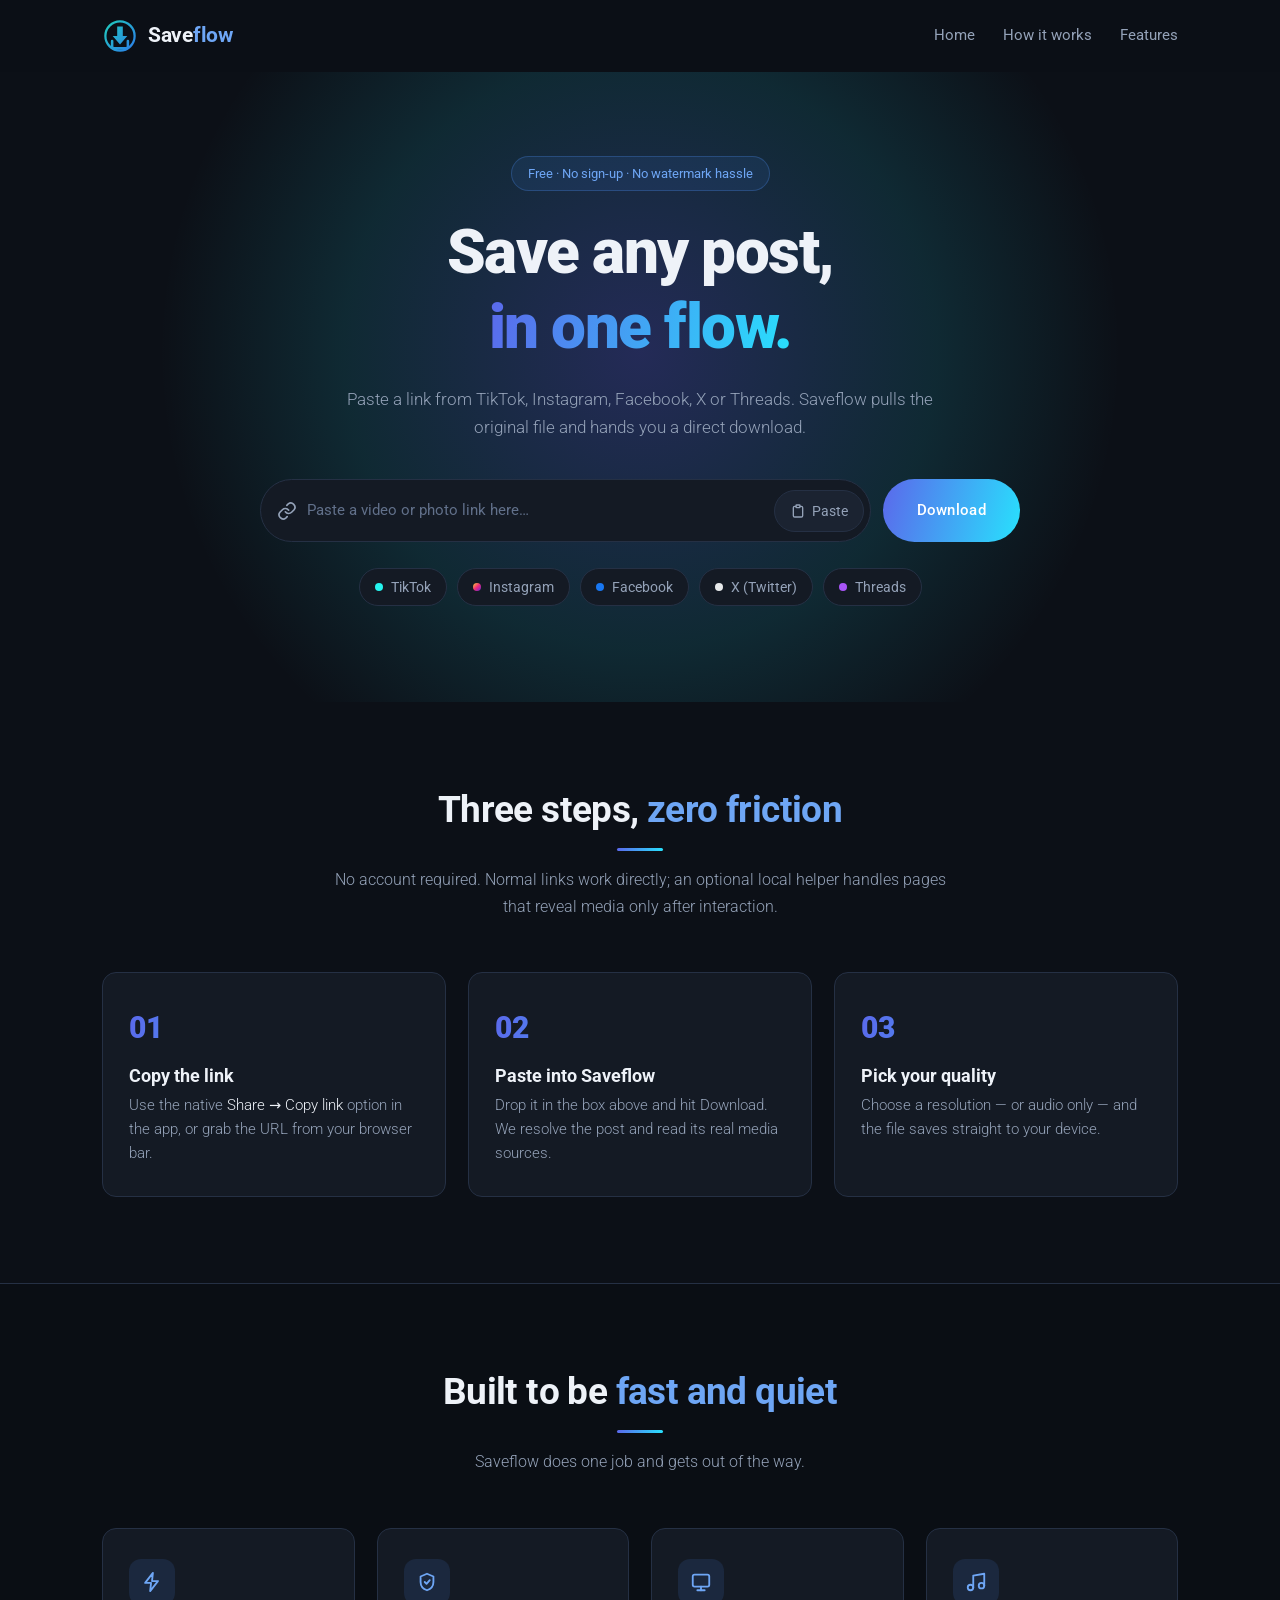
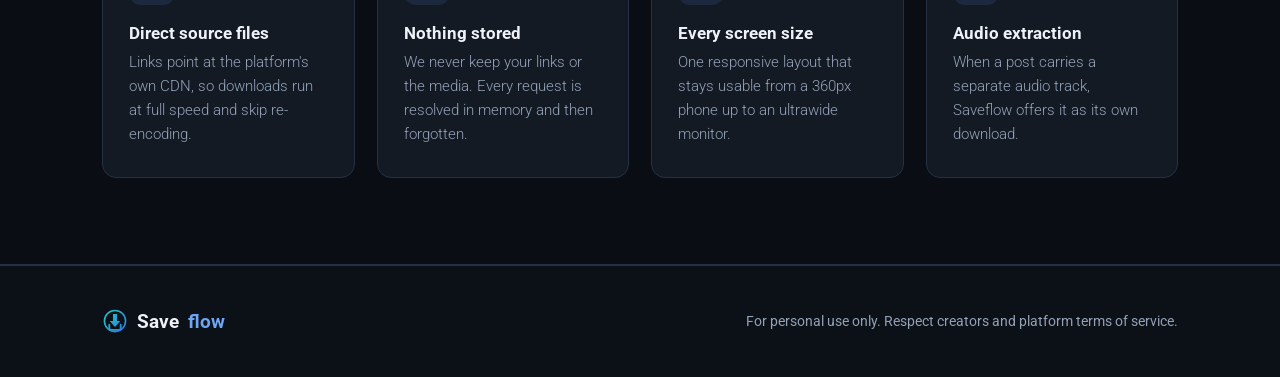
<file: docs/index.html>
<!DOCTYPE html>
<html lang="en">
<head>
  <meta charset="UTF-8" />
  <meta name="viewport" content="width=device-width, initial-scale=1.0" />
  <title>Saveflow — Download video from TikTok, Instagram, Facebook, X &amp; Threads</title>
  <meta name="description" content="Saveflow extracts direct download links for videos and photos from TikTok, Instagram, Facebook, X (Twitter) and Threads. No watermark hassle, no sign-up." />

  <!-- Roboto matches the reference design's typographic feel. -->
  <link rel="preconnect" href="https://fonts.googleapis.com" />
  <link rel="preconnect" href="https://fonts.gstatic.com" crossorigin />
  <link href="https://fonts.googleapis.com/css2?family=Roboto:wght@300;400;500;700;900&display=swap" rel="stylesheet" />

  <link rel="stylesheet" href="style.css?v=browser-helper" />
  <link rel="icon" type="image/svg+xml" href="assets/logo.svg" />
</head>
<body>

  <!-- ============ HEADER ============ -->
  <header class="site-header" id="siteHeader">
    <div class="container header-inner">
      <a class="brand" href="#top">
        <img class="brand-mark" src="assets/logo.svg" width="36" height="36" alt="" />
        <span class="brand-text">Save<em>flow</em></span>
      </a>

      <nav class="site-nav" id="siteNav">
        <a href="#top">Home</a>
        <a href="#how">How it works</a>
        <a href="#features">Features</a>
      </nav>

      <button class="nav-toggle" id="navToggle" aria-label="Toggle navigation" aria-expanded="false">
        <span></span><span></span><span></span>
      </button>
    </div>
  </header>

  <main id="top">

    <!-- ============ HERO + DOWNLOADER ============ -->
    <section class="hero">
      <div class="hero-glow" aria-hidden="true"></div>
      <div class="container hero-inner">

        <span class="pill-tag">Free · No sign-up · No watermark hassle</span>

        <h1 class="hero-title">
          Save any post,<br />
          <em>in one flow.</em>
        </h1>

        <p class="hero-sub">
          Paste a link from TikTok, Instagram, Facebook, X or Threads.
          Saveflow pulls the original file and hands you a direct download.
        </p>

        <!-- Downloader form -->
        <form class="downloader" id="downloadForm" autocomplete="off">
          <div class="input-shell">
            <span class="input-icon" aria-hidden="true">
              <svg viewBox="0 0 24 24" width="20" height="20" fill="none" stroke="currentColor" stroke-width="2" stroke-linecap="round">
                <path d="M10 13a5 5 0 0 0 7.5.5l3-3a5 5 0 0 0-7-7l-1.7 1.7" />
                <path d="M14 11a5 5 0 0 0-7.5-.5l-3 3a5 5 0 0 0 7 7l1.7-1.7" />
              </svg>
            </span>

            <input
              type="text"
              id="urlInput"
              name="url"
              placeholder="Paste a video or photo link here…"
              aria-label="Media URL"
              spellcheck="false"
            />

            <button type="button" class="paste-btn" id="pasteBtn" title="Paste from clipboard">
              <svg viewBox="0 0 24 24" width="16" height="16" fill="none" stroke="currentColor" stroke-width="2" stroke-linecap="round" stroke-linejoin="round">
                <rect x="9" y="3" width="6" height="4" rx="1" />
                <path d="M9 5H7a2 2 0 0 0-2 2v12a2 2 0 0 0 2 2h10a2 2 0 0 0 2-2V7a2 2 0 0 0-2-2h-2" />
              </svg>
              <span>Paste</span>
            </button>
          </div>

          <button type="submit" class="btn-gradient" id="submitBtn">
            <span class="btn-label">Download</span>
          </button>
        </form>

        <!-- Supported platform badges -->
        <ul class="platforms" aria-label="Supported platforms">
          <li><span class="dot dot-tiktok"></span>TikTok</li>
          <li><span class="dot dot-instagram"></span>Instagram</li>
          <li><span class="dot dot-facebook"></span>Facebook</li>
          <li><span class="dot dot-x"></span>X (Twitter)</li>
          <li><span class="dot dot-threads"></span>Threads</li>
        </ul>

        <!-- Error banner (populated by script.js) -->
        <div class="alert" id="errorAlert" role="alert" hidden>
          <svg viewBox="0 0 24 24" width="18" height="18" fill="none" stroke="currentColor" stroke-width="2" stroke-linecap="round">
            <circle cx="12" cy="12" r="9" /><path d="M12 8v5" /><path d="M12 16.5v.01" />
          </svg>
          <p id="errorText"></p>
          <button type="button" class="alert-close" id="errorClose" aria-label="Dismiss">&times;</button>
        </div>

        <!-- Loading skeleton -->
        <div class="skeleton" id="loadingState" hidden aria-live="polite">
          <div class="spinner" aria-hidden="true"></div>
          <div class="skeleton-body">
            <div class="skeleton-thumb shimmer"></div>
            <div class="skeleton-lines">
              <div class="shimmer line w70"></div>
              <div class="shimmer line w40"></div>
              <div class="shimmer line w55"></div>
            </div>
          </div>
          <p class="skeleton-note">Fetching media… this can take a few seconds.</p>
        </div>

        <!-- Results (cards injected by script.js) -->
        <div class="results" id="results" hidden></div>

      </div>
    </section>

    <!-- ============ HOW IT WORKS ============ -->
    <section class="section" id="how">
      <div class="container">
        <div class="section-heading">
          <h2>Three steps, <em>zero friction</em></h2>
          <span class="heading-rule" aria-hidden="true"></span>
          <p>No account required. Normal links work directly; an optional local helper handles pages that reveal media only after interaction.</p>
        </div>

        <ol class="steps">
          <li>
            <span class="step-num">01</span>
            <h3>Copy the link</h3>
            <p>Use the native <em>Share → Copy link</em> option in the app, or grab the URL from your browser bar.</p>
          </li>
          <li>
            <span class="step-num">02</span>
            <h3>Paste into Saveflow</h3>
            <p>Drop it in the box above and hit Download. We resolve the post and read its real media sources.</p>
          </li>
          <li>
            <span class="step-num">03</span>
            <h3>Pick your quality</h3>
            <p>Choose a resolution — or audio only — and the file saves straight to your device.</p>
          </li>
        </ol>
      </div>
    </section>

    <!-- ============ FEATURES ============ -->
    <section class="section section-alt" id="features">
      <div class="container">
        <div class="section-heading">
          <h2>Built to be <em>fast and quiet</em></h2>
          <span class="heading-rule" aria-hidden="true"></span>
          <p>Saveflow does one job and gets out of the way.</p>
        </div>

        <div class="feature-grid">
          <article class="feature-card">
            <span class="feature-icon">
              <svg viewBox="0 0 24 24" width="22" height="22" fill="none" stroke="currentColor" stroke-width="2" stroke-linecap="round" stroke-linejoin="round">
                <path d="M13 2L4.5 13H11l-1 9 8.5-11H12l1-9z" />
              </svg>
            </span>
            <h3>Direct source files</h3>
            <p>Links point at the platform's own CDN, so downloads run at full speed and skip re-encoding.</p>
          </article>

          <article class="feature-card">
            <span class="feature-icon">
              <svg viewBox="0 0 24 24" width="22" height="22" fill="none" stroke="currentColor" stroke-width="2" stroke-linecap="round" stroke-linejoin="round">
                <path d="M12 3l7 3v6c0 4.5-3 7.7-7 9-4-1.3-7-4.5-7-9V6l7-3z" />
                <path d="M9.5 12l2 2 3.5-4" />
              </svg>
            </span>
            <h3>Nothing stored</h3>
            <p>We never keep your links or the media. Every request is resolved in memory and then forgotten.</p>
          </article>

          <article class="feature-card">
            <span class="feature-icon">
              <svg viewBox="0 0 24 24" width="22" height="22" fill="none" stroke="currentColor" stroke-width="2" stroke-linecap="round" stroke-linejoin="round">
                <rect x="3" y="4" width="18" height="13" rx="2" />
                <path d="M8 21h8" /><path d="M12 17v4" />
              </svg>
            </span>
            <h3>Every screen size</h3>
            <p>One responsive layout that stays usable from a 360px phone up to an ultrawide monitor.</p>
          </article>

          <article class="feature-card">
            <span class="feature-icon">
              <svg viewBox="0 0 24 24" width="22" height="22" fill="none" stroke="currentColor" stroke-width="2" stroke-linecap="round" stroke-linejoin="round">
                <path d="M9 18V5l12-2v13" />
                <circle cx="6" cy="18" r="3" /><circle cx="18" cy="16" r="3" />
              </svg>
            </span>
            <h3>Audio extraction</h3>
            <p>When a post carries a separate audio track, Saveflow offers it as its own download.</p>
          </article>
        </div>
      </div>
    </section>

  </main>

  <!-- ============ FOOTER ============ -->
  <footer class="site-footer">
    <div class="container footer-inner">
      <p class="footer-brand">
        <img src="assets/logo.svg" width="26" height="26" alt="" />
        Save<em>flow</em>
      </p>
      <p class="footer-note">
        For personal use only. Respect creators and platform terms of service.
      </p>
    </div>
  </footer>

  <script src="script.js?v=browser-helper"></script>
</body>
</html>
</file>
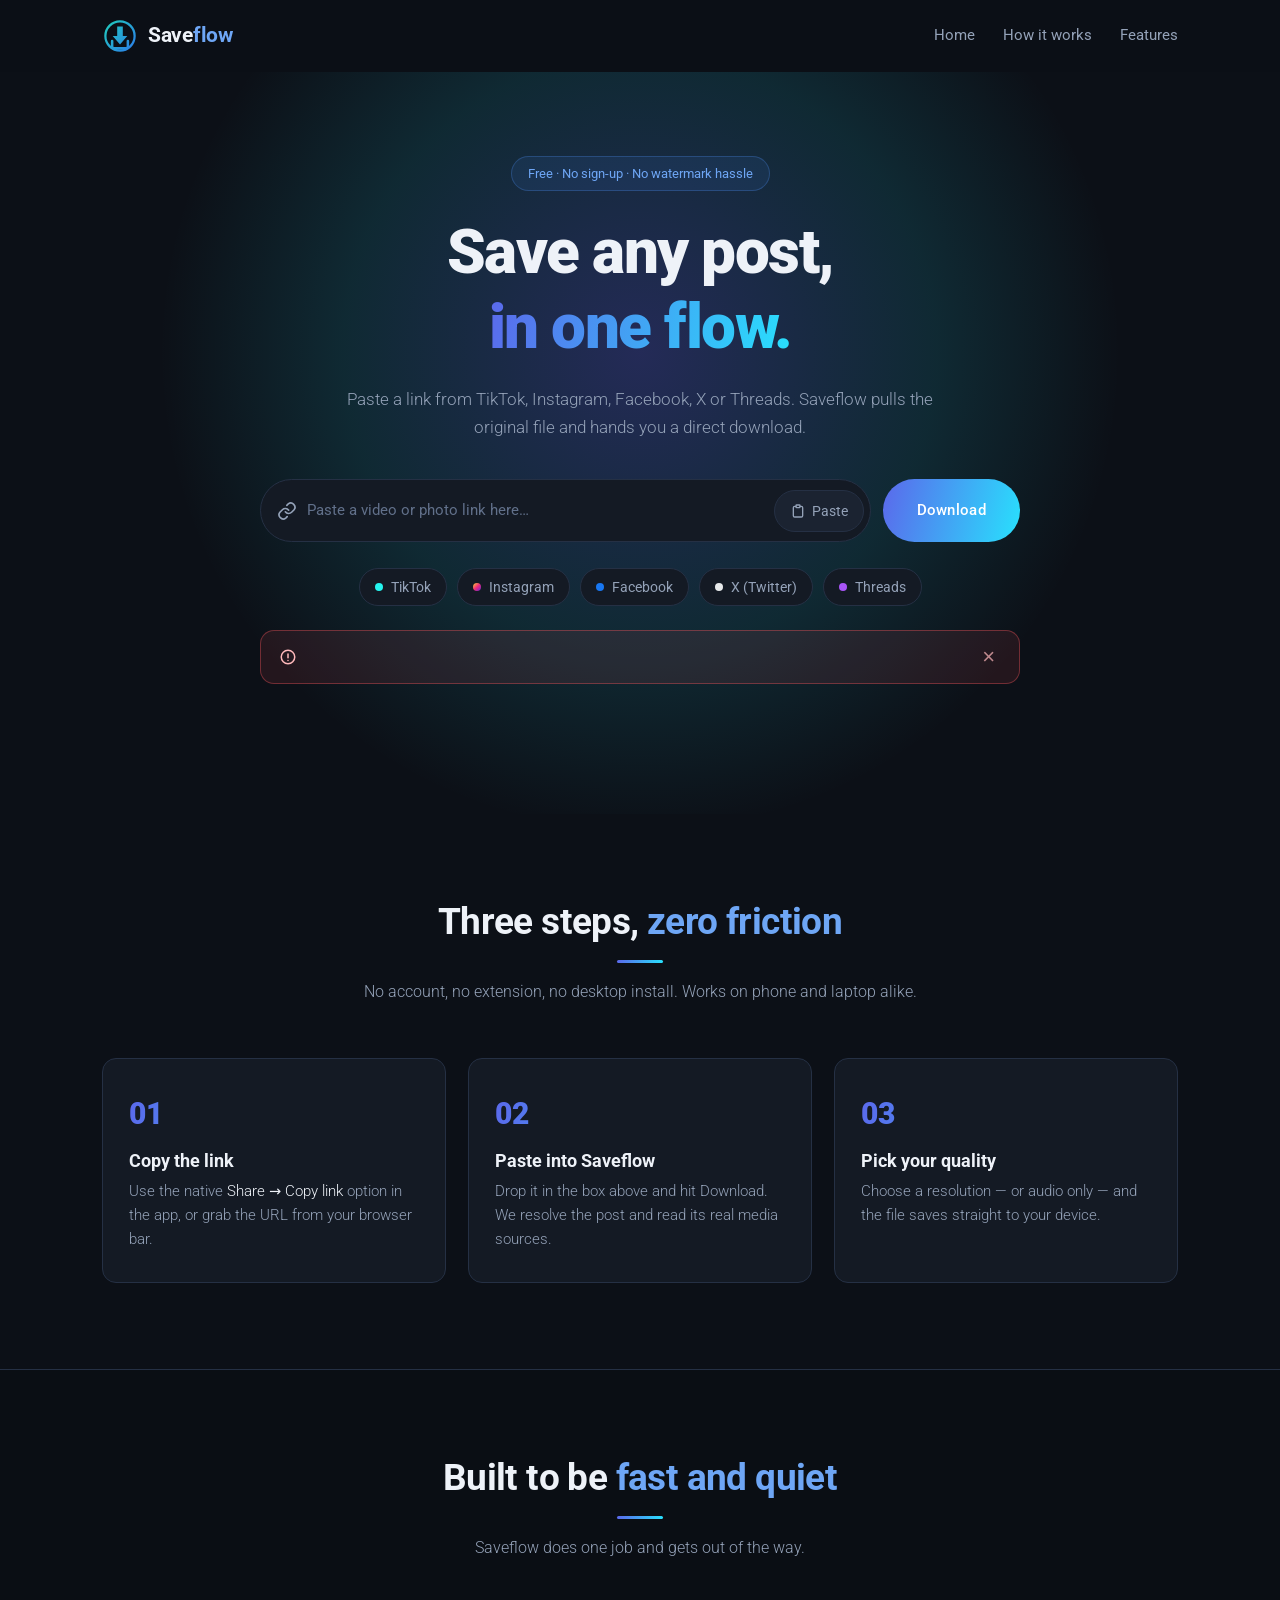
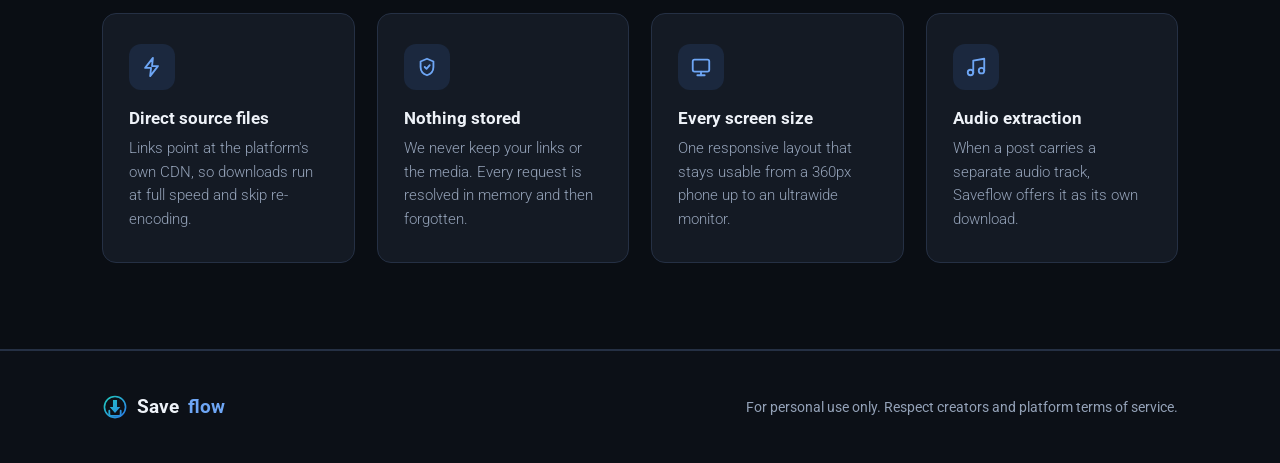
<file: frontend/index.html>
<!DOCTYPE html>
<html lang="en">
<head>
  <meta charset="UTF-8" />
  <meta name="viewport" content="width=device-width, initial-scale=1.0" />
  <title>Saveflow — Download video from TikTok, Instagram, Facebook, X &amp; Threads</title>
  <meta name="description" content="Saveflow extracts direct download links for videos and photos from TikTok, Instagram, Facebook, X (Twitter) and Threads. No watermark hassle, no sign-up." />

  <!-- Roboto matches the reference design's typographic feel. -->
  <link rel="preconnect" href="https://fonts.googleapis.com" />
  <link rel="preconnect" href="https://fonts.gstatic.com" crossorigin />
  <link href="https://fonts.googleapis.com/css2?family=Roboto:wght@300;400;500;700;900&display=swap" rel="stylesheet" />

  <link rel="stylesheet" href="style.css" />
  <link rel="icon" type="image/svg+xml" href="assets/logo.svg" />
</head>
<body>

  <!-- ============ HEADER ============ -->
  <header class="site-header" id="siteHeader">
    <div class="container header-inner">
      <a class="brand" href="#top">
        <img class="brand-mark" src="assets/logo.svg" width="36" height="36" alt="" />
        <span class="brand-text">Save<em>flow</em></span>
      </a>

      <nav class="site-nav" id="siteNav">
        <a href="#top">Home</a>
        <a href="#how">How it works</a>
        <a href="#features">Features</a>
      </nav>

      <button class="nav-toggle" id="navToggle" aria-label="Toggle navigation" aria-expanded="false">
        <span></span><span></span><span></span>
      </button>
    </div>
  </header>

  <main id="top">

    <!-- ============ HERO + DOWNLOADER ============ -->
    <section class="hero">
      <div class="hero-glow" aria-hidden="true"></div>
      <div class="container hero-inner">

        <span class="pill-tag">Free · No sign-up · No watermark hassle</span>

        <h1 class="hero-title">
          Save any post,<br />
          <em>in one flow.</em>
        </h1>

        <p class="hero-sub">
          Paste a link from TikTok, Instagram, Facebook, X or Threads.
          Saveflow pulls the original file and hands you a direct download.
        </p>

        <!-- Downloader form -->
        <form class="downloader" id="downloadForm" autocomplete="off">
          <div class="input-shell">
            <span class="input-icon" aria-hidden="true">
              <svg viewBox="0 0 24 24" width="20" height="20" fill="none" stroke="currentColor" stroke-width="2" stroke-linecap="round">
                <path d="M10 13a5 5 0 0 0 7.5.5l3-3a5 5 0 0 0-7-7l-1.7 1.7" />
                <path d="M14 11a5 5 0 0 0-7.5-.5l-3 3a5 5 0 0 0 7 7l1.7-1.7" />
              </svg>
            </span>

            <input
              type="text"
              id="urlInput"
              name="url"
              placeholder="Paste a video or photo link here…"
              aria-label="Media URL"
              spellcheck="false"
            />

            <button type="button" class="paste-btn" id="pasteBtn" title="Paste from clipboard">
              <svg viewBox="0 0 24 24" width="16" height="16" fill="none" stroke="currentColor" stroke-width="2" stroke-linecap="round" stroke-linejoin="round">
                <rect x="9" y="3" width="6" height="4" rx="1" />
                <path d="M9 5H7a2 2 0 0 0-2 2v12a2 2 0 0 0 2 2h10a2 2 0 0 0 2-2V7a2 2 0 0 0-2-2h-2" />
              </svg>
              <span>Paste</span>
            </button>
          </div>

          <button type="submit" class="btn-gradient" id="submitBtn">
            <span class="btn-label">Download</span>
          </button>
        </form>

        <!-- Supported platform badges -->
        <ul class="platforms" aria-label="Supported platforms">
          <li><span class="dot dot-tiktok"></span>TikTok</li>
          <li><span class="dot dot-instagram"></span>Instagram</li>
          <li><span class="dot dot-facebook"></span>Facebook</li>
          <li><span class="dot dot-x"></span>X (Twitter)</li>
          <li><span class="dot dot-threads"></span>Threads</li>
        </ul>

        <!-- Error banner (populated by script.js) -->
        <div class="alert" id="errorAlert" role="alert" hidden>
          <svg viewBox="0 0 24 24" width="18" height="18" fill="none" stroke="currentColor" stroke-width="2" stroke-linecap="round">
            <circle cx="12" cy="12" r="9" /><path d="M12 8v5" /><path d="M12 16.5v.01" />
          </svg>
          <p id="errorText"></p>
          <button type="button" class="alert-close" id="errorClose" aria-label="Dismiss">&times;</button>
        </div>

        <!-- Loading skeleton -->
        <div class="skeleton" id="loadingState" hidden aria-live="polite">
          <div class="spinner" aria-hidden="true"></div>
          <div class="skeleton-body">
            <div class="skeleton-thumb shimmer"></div>
            <div class="skeleton-lines">
              <div class="shimmer line w70"></div>
              <div class="shimmer line w40"></div>
              <div class="shimmer line w55"></div>
            </div>
          </div>
          <p class="skeleton-note">Fetching media… this can take a few seconds.</p>
        </div>

        <!-- Results (cards injected by script.js) -->
        <div class="results" id="results" hidden></div>

      </div>
    </section>

    <!-- ============ HOW IT WORKS ============ -->
    <section class="section" id="how">
      <div class="container">
        <div class="section-heading">
          <h2>Three steps, <em>zero friction</em></h2>
          <span class="heading-rule" aria-hidden="true"></span>
          <p>No account, no extension, no desktop install. Works on phone and laptop alike.</p>
        </div>

        <ol class="steps">
          <li>
            <span class="step-num">01</span>
            <h3>Copy the link</h3>
            <p>Use the native <em>Share → Copy link</em> option in the app, or grab the URL from your browser bar.</p>
          </li>
          <li>
            <span class="step-num">02</span>
            <h3>Paste into Saveflow</h3>
            <p>Drop it in the box above and hit Download. We resolve the post and read its real media sources.</p>
          </li>
          <li>
            <span class="step-num">03</span>
            <h3>Pick your quality</h3>
            <p>Choose a resolution — or audio only — and the file saves straight to your device.</p>
          </li>
        </ol>
      </div>
    </section>

    <!-- ============ FEATURES ============ -->
    <section class="section section-alt" id="features">
      <div class="container">
        <div class="section-heading">
          <h2>Built to be <em>fast and quiet</em></h2>
          <span class="heading-rule" aria-hidden="true"></span>
          <p>Saveflow does one job and gets out of the way.</p>
        </div>

        <div class="feature-grid">
          <article class="feature-card">
            <span class="feature-icon">
              <svg viewBox="0 0 24 24" width="22" height="22" fill="none" stroke="currentColor" stroke-width="2" stroke-linecap="round" stroke-linejoin="round">
                <path d="M13 2L4.5 13H11l-1 9 8.5-11H12l1-9z" />
              </svg>
            </span>
            <h3>Direct source files</h3>
            <p>Links point at the platform's own CDN, so downloads run at full speed and skip re-encoding.</p>
          </article>

          <article class="feature-card">
            <span class="feature-icon">
              <svg viewBox="0 0 24 24" width="22" height="22" fill="none" stroke="currentColor" stroke-width="2" stroke-linecap="round" stroke-linejoin="round">
                <path d="M12 3l7 3v6c0 4.5-3 7.7-7 9-4-1.3-7-4.5-7-9V6l7-3z" />
                <path d="M9.5 12l2 2 3.5-4" />
              </svg>
            </span>
            <h3>Nothing stored</h3>
            <p>We never keep your links or the media. Every request is resolved in memory and then forgotten.</p>
          </article>

          <article class="feature-card">
            <span class="feature-icon">
              <svg viewBox="0 0 24 24" width="22" height="22" fill="none" stroke="currentColor" stroke-width="2" stroke-linecap="round" stroke-linejoin="round">
                <rect x="3" y="4" width="18" height="13" rx="2" />
                <path d="M8 21h8" /><path d="M12 17v4" />
              </svg>
            </span>
            <h3>Every screen size</h3>
            <p>One responsive layout that stays usable from a 360px phone up to an ultrawide monitor.</p>
          </article>

          <article class="feature-card">
            <span class="feature-icon">
              <svg viewBox="0 0 24 24" width="22" height="22" fill="none" stroke="currentColor" stroke-width="2" stroke-linecap="round" stroke-linejoin="round">
                <path d="M9 18V5l12-2v13" />
                <circle cx="6" cy="18" r="3" /><circle cx="18" cy="16" r="3" />
              </svg>
            </span>
            <h3>Audio extraction</h3>
            <p>When a post carries a separate audio track, Saveflow offers it as its own download.</p>
          </article>
        </div>
      </div>
    </section>

  </main>

  <!-- ============ FOOTER ============ -->
  <footer class="site-footer">
    <div class="container footer-inner">
      <p class="footer-brand">
        <img src="assets/logo.svg" width="26" height="26" alt="" />
        Save<em>flow</em>
      </p>
      <p class="footer-note">
        For personal use only. Respect creators and platform terms of service.
      </p>
    </div>
  </footer>

  <script src="script.js"></script>
</body>
</html>
</file>
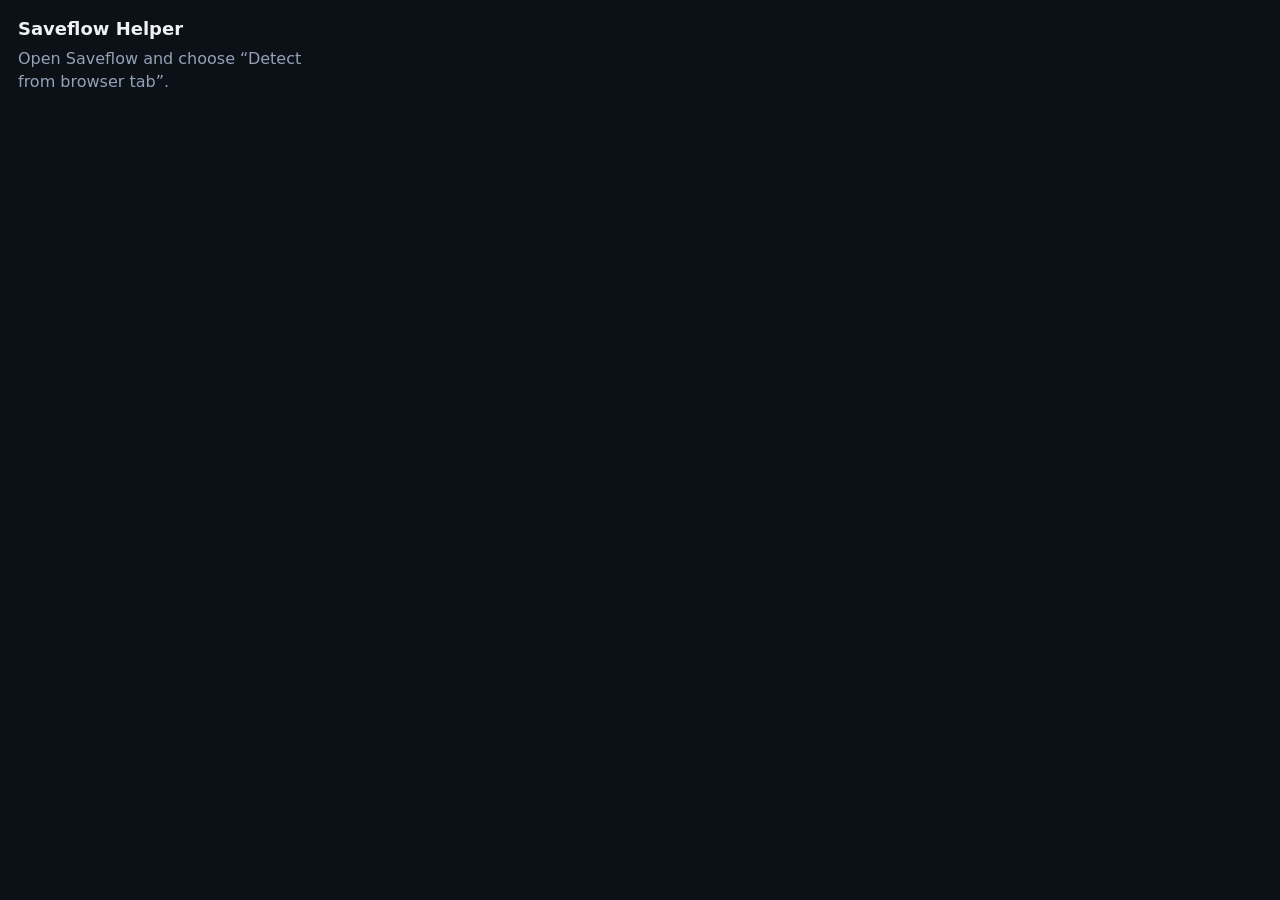
<file: browser-extension/popup.html>
<!doctype html>
<html lang="en">
<head>
  <meta charset="utf-8" />
  <meta name="viewport" content="width=device-width, initial-scale=1" />
  <title>Saveflow Helper</title>
  <link rel="stylesheet" href="popup.css" />
</head>
<body>
  <main>
    <h1>Saveflow Helper</h1>
    <p id="status">Open Saveflow and choose “Detect from browser tab”.</p>
    <ul id="media" hidden></ul>
    <button id="returnButton" type="button" hidden>Return to Saveflow</button>
  </main>
  <script src="popup.js"></script>
</body>
</html>
</file>
<file: docs/style.css>
/* =========================================================================
   Saveflow — stylesheet
   -------------------------------------------------------------------------
   Visual direction adapted from the "Chain App Dev" reference: the same
   blue→cyan gradient accent, Roboto type and pill-shaped buttons, rebuilt
   from scratch on a dark surface for Saveflow.
   ========================================================================= */

:root {
  /* Accent — the blue/cyan gradient that carries the brand */
  --accent: #4b8ef1;
  --accent-soft: #6ea6f5;
  --grad: linear-gradient(105deg, #5b68eb 0%, #28e1fd 100%);

  /* Dark surfaces, from page background upward */
  --bg: #0c1017;
  --surface: #141a24;
  --surface-2: #1b2331;
  --border: #253044;

  /* Text */
  --text: #eef2f8;
  --text-muted: #94a2b8;

  --danger: #f2555a;
  --success: #2ecc9b;

  --radius: 14px;
  --radius-pill: 999px;
  --header-h: 72px;
  --shadow: 0 18px 40px rgba(0, 0, 0, 0.45);
}

*,
*::before,
*::after { box-sizing: border-box; }

[hidden] { display: none !important; }

html { scroll-behavior: smooth; scroll-padding-top: calc(var(--header-h) + 16px); }

body {
  margin: 0;
  background: var(--bg);
  color: var(--text);
  font-family: 'Roboto', system-ui, -apple-system, 'Segoe UI', sans-serif;
  font-weight: 400;
  line-height: 1.65;
  -webkit-font-smoothing: antialiased;
}

img { max-width: 100%; display: block; }
a { color: inherit; text-decoration: none; }
h1, h2, h3 { margin: 0; line-height: 1.2; font-weight: 700; }
p { margin: 0; }
ul, ol { margin: 0; padding: 0; list-style: none; }

.container {
  width: 100%;
  max-width: 1120px;
  margin-inline: auto;
  padding-inline: 22px;
}

/* -------------------------------------------------------------------------
   Header
   ------------------------------------------------------------------------- */
.site-header {
  position: sticky;
  top: 0;
  z-index: 50;
  height: var(--header-h);
  background: rgba(12, 16, 23, 0.72);
  backdrop-filter: blur(14px);
  border-bottom: 1px solid transparent;
  transition: border-color .3s, background .3s;
}
/* `.is-scrolled` is toggled from script.js once the page moves */
.site-header.is-scrolled {
  border-bottom-color: var(--border);
  background: rgba(12, 16, 23, 0.92);
}

.header-inner {
  height: 100%;
  display: flex;
  align-items: center;
  justify-content: space-between;
  gap: 16px;
}

.brand { display: inline-flex; align-items: center; gap: 10px; }

/* The mark is a self-contained gradient SVG — no plate or tint behind it */
.brand-mark { width: 36px; height: 36px; flex-shrink: 0; }

.brand-text { font-size: 21px; font-weight: 700; letter-spacing: -0.3px; }
/* The reference highlights part of a heading with <em>; reused as brand accent */
.brand-text em,
.footer-brand em { font-style: normal; color: var(--accent-soft); }

.site-nav { display: flex; gap: 28px; }
.site-nav a {
  position: relative;
  font-size: 15px;
  color: var(--text-muted);
  transition: color .25s;
}
.site-nav a:hover { color: var(--text); }
.site-nav a::after {
  content: '';
  position: absolute;
  left: 0; bottom: -6px;
  width: 0; height: 2px;
  border-radius: 2px;
  background: var(--grad);
  transition: width .25s;
}
.site-nav a:hover::after { width: 100%; }

.nav-toggle {
  display: none;
  flex-direction: column;
  justify-content: center;
  gap: 5px;
  width: 40px; height: 40px;
  padding: 0 9px;
  background: var(--surface-2);
  border: 1px solid var(--border);
  border-radius: 10px;
  cursor: pointer;
}
.nav-toggle span {
  height: 2px;
  border-radius: 2px;
  background: var(--text);
  transition: transform .25s, opacity .25s;
}
.nav-toggle[aria-expanded="true"] span:nth-child(1) { transform: translateY(7px) rotate(45deg); }
.nav-toggle[aria-expanded="true"] span:nth-child(2) { opacity: 0; }
.nav-toggle[aria-expanded="true"] span:nth-child(3) { transform: translateY(-7px) rotate(-45deg); }

/* -------------------------------------------------------------------------
   Hero
   ------------------------------------------------------------------------- */
.hero {
  position: relative;
  padding: 84px 0 96px;
  overflow: hidden;
  text-align: center;
}

/* Soft radial wash behind the hero — the dark-mode stand-in for the
   reference template's photographic banner background. */
.hero-glow {
  position: absolute;
  top: -220px; left: 50%;
  width: min(1000px, 130vw);
  aspect-ratio: 1;
  transform: translateX(-50%);
  background: radial-gradient(circle,
              rgba(91, 104, 235, 0.30) 0%,
              rgba(40, 225, 253, 0.12) 42%,
              transparent 68%);
  pointer-events: none;
}

.hero-inner { position: relative; z-index: 1; }

.pill-tag {
  display: inline-block;
  padding: 6px 16px;
  margin-bottom: 24px;
  font-size: 13px;
  color: var(--accent-soft);
  background: rgba(75, 142, 241, 0.10);
  border: 1px solid rgba(75, 142, 241, 0.28);
  border-radius: var(--radius-pill);
}

.hero-title {
  font-size: clamp(2.3rem, 6vw, 3.9rem);
  font-weight: 900;
  letter-spacing: -1.5px;
}
.hero-title em {
  font-style: normal;
  background: var(--grad);
  -webkit-background-clip: text;
  background-clip: text;
  color: transparent;
}

.hero-sub {
  max-width: 620px;
  margin: 20px auto 0;
  color: var(--text-muted);
  font-size: 17px;
  font-weight: 300;
}

/* -------------------------------------------------------------------------
   Downloader form
   ------------------------------------------------------------------------- */
.downloader {
  display: flex;
  gap: 12px;
  max-width: 760px;
  margin: 38px auto 0;
}

.input-shell {
  flex: 1;
  display: flex;
  align-items: center;
  gap: 10px;
  padding: 6px 6px 6px 16px;
  background: var(--surface);
  border: 1px solid var(--border);
  border-radius: var(--radius-pill);
  transition: border-color .25s, box-shadow .25s;
}
.input-shell:focus-within {
  border-color: var(--accent);
  box-shadow: 0 0 0 4px rgba(75, 142, 241, 0.14);
}

.input-icon { display: flex; color: var(--text-muted); flex-shrink: 0; }

#urlInput {
  flex: 1;
  min-width: 0;
  padding: 12px 0;
  background: none;
  border: 0;
  outline: none;
  color: var(--text);
  font: inherit;
  font-size: 15px;
}
#urlInput::placeholder { color: #61708a; }

.paste-btn {
  display: inline-flex;
  align-items: center;
  gap: 6px;
  flex-shrink: 0;
  padding: 9px 15px;
  background: var(--surface-2);
  border: 1px solid var(--border);
  border-radius: var(--radius-pill);
  color: var(--text-muted);
  font: inherit;
  font-size: 13.5px;
  cursor: pointer;
  transition: color .25s, border-color .25s, background .25s;
}
.paste-btn:hover { color: var(--text); border-color: var(--accent); }
.paste-btn.is-done { color: var(--success); border-color: var(--success); }

/* Gradient pill CTA — the reference's signature button, restyled for dark */
.btn-gradient {
  flex-shrink: 0;
  padding: 14px 34px;
  background: var(--grad);
  border: 0;
  border-radius: var(--radius-pill);
  color: #fff;
  font: inherit;
  font-size: 15px;
  font-weight: 500;
  letter-spacing: .3px;
  cursor: pointer;
  transition: transform .25s, box-shadow .25s, opacity .25s;
}
.btn-gradient:hover:not(:disabled) {
  transform: translateY(-2px);
  box-shadow: 0 12px 26px rgba(75, 142, 241, 0.35);
}
.btn-gradient:disabled { opacity: .55; cursor: not-allowed; }

/* -------------------------------------------------------------------------
   Platform badges
   ------------------------------------------------------------------------- */
.platforms {
  display: flex;
  flex-wrap: wrap;
  justify-content: center;
  gap: 10px;
  margin-top: 26px;
}
.platforms li {
  display: inline-flex;
  align-items: center;
  gap: 8px;
  padding: 7px 15px;
  background: var(--surface);
  border: 1px solid var(--border);
  border-radius: var(--radius-pill);
  color: var(--text-muted);
  font-size: 13.5px;
}
.dot { width: 8px; height: 8px; border-radius: 50%; }
.dot-tiktok    { background: #25f4ee; }
.dot-instagram { background: linear-gradient(135deg, #f9ce34, #ee2a7b, #6228d7); }
.dot-facebook  { background: #1877f2; }
.dot-x         { background: #e7e9ea; }
.dot-threads   { background: #a855f7; }

/* -------------------------------------------------------------------------
   Error alert
   ------------------------------------------------------------------------- */
.alert {
  display: flex;
  align-items: flex-start;
  gap: 12px;
  max-width: 760px;
  margin: 24px auto 0;
  padding: 14px 18px;
  text-align: left;
  background: rgba(242, 85, 90, 0.10);
  border: 1px solid rgba(242, 85, 90, 0.38);
  border-radius: var(--radius);
  color: #ffb9bb;
  animation: rise .3s ease both;
}
.alert svg { flex-shrink: 0; margin-top: 3px; }
.alert p { flex: 1; font-size: 14.5px; }
.alert-close {
  flex-shrink: 0;
  background: none;
  border: 0;
  color: inherit;
  font-size: 22px;
  line-height: 1;
  cursor: pointer;
  opacity: .7;
}
.alert-close:hover { opacity: 1; }

/* -------------------------------------------------------------------------
   Loading state
   ------------------------------------------------------------------------- */
.skeleton {
  max-width: 760px;
  margin: 32px auto 0;
  padding: 22px;
  background: var(--surface);
  border: 1px solid var(--border);
  border-radius: var(--radius);
  animation: rise .3s ease both;
}

.spinner {
  width: 34px; height: 34px;
  margin: 0 auto 20px;
  border: 3px solid var(--border);
  border-top-color: var(--accent);
  border-right-color: #28e1fd;
  border-radius: 50%;
  animation: spin .8s linear infinite;
}

.skeleton-body { display: flex; gap: 18px; text-align: left; }
.skeleton-thumb {
  flex-shrink: 0;
  width: 150px;
  aspect-ratio: 16 / 10;
  border-radius: 10px;
}
.skeleton-lines { flex: 1; display: flex; flex-direction: column; gap: 12px; padding-top: 4px; }
.line { height: 13px; border-radius: 6px; }
.w70 { width: 70%; } .w55 { width: 55%; } .w40 { width: 40%; }

.shimmer {
  background: linear-gradient(90deg, var(--surface-2) 25%, #26314400 37%, var(--surface-2) 63%);
  background-color: var(--surface-2);
  background-size: 400% 100%;
  animation: shimmer 1.4s ease infinite;
}

.skeleton-note {
  margin-top: 18px;
  color: var(--text-muted);
  font-size: 13.5px;
}

/* -------------------------------------------------------------------------
   Results
   ------------------------------------------------------------------------- */
.results {
  display: flex;
  flex-direction: column;
  gap: 16px;
  max-width: 980px;
  margin: 34px auto 0;
  text-align: left;
}

.folder-panel,
.media-results,
.page-preview-panel,
.helper-panel {
  display: grid;
  gap: 16px;
}

.folder-panel {
  padding: 20px;
  background: var(--surface);
  border: 1px solid var(--border);
  border-radius: var(--radius);
  box-shadow: var(--shadow);
}

.folder-heading {
  display: flex;
  align-items: center;
  gap: 12px;
}
.folder-heading h3 { font-size: 18px; font-weight: 500; }

.folder-grid {
  display: grid;
  grid-template-columns: repeat(auto-fit, minmax(170px, 1fr));
  gap: 10px;
}

.folder-btn {
  display: flex;
  align-items: center;
  gap: 10px;
  min-width: 0;
  padding: 13px 15px;
  color: var(--text);
  background: var(--surface-2);
  border: 1px solid var(--border);
  border-radius: 12px;
  text-align: left;
  cursor: pointer;
  transition: border-color .2s, background .2s, transform .2s;
}
.folder-btn:hover {
  border-color: var(--accent);
  background: rgba(75, 142, 241, .12);
  transform: translateY(-1px);
}
.folder-btn span:last-child {
  overflow: hidden;
  text-overflow: ellipsis;
  white-space: nowrap;
}
.folder-icon { color: #ff5c87; }
.folder-back { color: var(--accent-soft); }

.media-tabs {
  display: flex;
  gap: 8px;
  padding: 5px;
  width: fit-content;
  background: var(--surface);
  border: 1px solid var(--border);
  border-radius: var(--radius-pill);
}
.media-tab {
  padding: 9px 17px;
  color: var(--text-muted);
  background: transparent;
  border: 0;
  border-radius: var(--radius-pill);
  cursor: pointer;
}
.media-tab span { margin-left: 5px; opacity: .7; }
.media-tab.is-active { color: #fff; background: var(--grad); }
.media-pane { display: grid; gap: 16px; }
.media-pane[hidden] { display: none; }

.page-preview-panel {
  padding: 20px;
  background: var(--surface);
  border: 1px solid var(--border);
  border-radius: var(--radius);
  box-shadow: var(--shadow);
}
.page-preview-heading,
.page-preview-actions {
  display: flex;
  align-items: center;
  gap: 12px;
}
.page-preview-heading { justify-content: space-between; }
.page-preview-heading h3 { margin-top: 7px; font-size: 18px; font-weight: 500; }
.page-preview-actions a,
.page-rescan,
.page-helper {
  padding: 9px 13px;
  color: var(--text);
  background: var(--surface-2);
  border: 1px solid var(--border);
  border-radius: 10px;
  cursor: pointer;
}
.page-helper {
  background: var(--grad);
  border-color: transparent;
}
.page-preview-note { color: var(--text-muted); font-size: 14px; }
.helper-state { color: var(--accent-soft); }
.helper-state a { text-decoration: underline; text-underline-offset: 3px; }
.page-preview-panel iframe {
  width: 100%;
  min-height: 520px;
  background: #fff;
  border: 1px solid var(--border);
  border-radius: 12px;
}

.helper-panel {
  grid-template-columns: 1fr auto;
  align-items: center;
  padding: 20px;
  background: var(--surface);
  border: 1px solid var(--border);
  border-radius: var(--radius);
  box-shadow: var(--shadow);
}
.helper-panel h3 { margin-top: 7px; font-size: 18px; }
.helper-panel p { margin-top: 7px; color: var(--text-muted); font-size: 14px; }
.helper-panel small { grid-column: 1 / -1; color: var(--text-muted); }
.helper-waiting { grid-template-columns: 1fr; border-color: rgba(75, 142, 241, .5); }

.result-card {
  display: flex;
  gap: 20px;
  padding: 20px;
  background: var(--surface);
  border: 1px solid var(--border);
  border-radius: var(--radius);
  box-shadow: var(--shadow);
  animation: rise .35s ease both;
}

.result-thumb {
  position: relative;
  flex-shrink: 0;
  width: 190px;
  border-radius: 10px;
  overflow: hidden;
  background: var(--surface-2);
}
.result-thumb img,
.result-thumb video { width: 100%; height: 100%; object-fit: cover; aspect-ratio: 16 / 10; }
.result-thumb.is-empty {
  display: grid;
  place-items: center;
  aspect-ratio: 16 / 10;
  color: var(--text-muted);
  font-size: 12px;
}

.result-duration {
  position: absolute;
  right: 8px; bottom: 8px;
  padding: 2px 8px;
  background: rgba(0, 0, 0, .75);
  border-radius: var(--radius-pill);
  font-size: 12px;
  font-variant-numeric: tabular-nums;
}

.result-body { flex: 1; min-width: 0; }

.result-meta {
  display: flex;
  flex-wrap: wrap;
  align-items: center;
  gap: 8px;
  margin-bottom: 8px;
}
.tag {
  padding: 3px 11px;
  background: rgba(75, 142, 241, .12);
  border: 1px solid rgba(75, 142, 241, .3);
  border-radius: var(--radius-pill);
  color: var(--accent-soft);
  font-size: 12px;
}
.tag-muted {
  background: var(--surface-2);
  border-color: var(--border);
  color: var(--text-muted);
}

.result-title {
  font-size: 17px;
  font-weight: 500;
  /* Captions can be long; clamp to two lines rather than blowing up the card */
  display: -webkit-box;
  -webkit-line-clamp: 2;
  -webkit-box-orient: vertical;
  overflow: hidden;
}

.result-uploader { margin-top: 4px; color: var(--text-muted); font-size: 13.5px; }

.format-list {
  display: flex;
  flex-wrap: wrap;
  gap: 9px;
  margin-top: 16px;
}

.format-btn {
  display: inline-flex;
  align-items: center;
  gap: 8px;
  padding: 9px 16px;
  background: var(--surface-2);
  border: 1px solid var(--border);
  border-radius: var(--radius-pill);
  color: var(--text);
  font-size: 13.5px;
  font-family: inherit;
  cursor: pointer;
  transition: border-color .25s, transform .25s, background .25s;
}
.format-btn:hover {
  border-color: var(--accent);
  background: rgba(75, 142, 241, .12);
  transform: translateY(-1px);
}
.format-btn.is-primary { background: var(--grad); border-color: transparent; color: #fff; }
.format-btn small { color: inherit; opacity: .7; font-size: 12px; }
.preview-only { color: var(--text-muted); font-size: 13px; }

/* -------------------------------------------------------------------------
   Generic sections
   ------------------------------------------------------------------------- */
.section { padding: 86px 0; }
.section-alt { background: #0a0e14; border-block: 1px solid var(--border); }

.section-heading { max-width: 620px; margin: 0 auto 52px; text-align: center; }
.section-heading h2 { font-size: clamp(1.7rem, 3.6vw, 2.3rem); letter-spacing: -.6px; }
/* Reference pattern: an <em> inside the heading carries the accent colour */
.section-heading h2 em { font-style: normal; color: var(--accent-soft); }
.heading-rule {
  display: block;
  width: 46px; height: 3px;
  margin: 16px auto 0;
  border-radius: 3px;
  background: var(--grad);
}
.section-heading p { margin-top: 16px; color: var(--text-muted); font-weight: 300; }

/* Steps */
.steps {
  display: grid;
  grid-template-columns: repeat(auto-fit, minmax(260px, 1fr));
  gap: 22px;
}
.steps li {
  position: relative;
  padding: 30px 26px;
  background: var(--surface);
  border: 1px solid var(--border);
  border-radius: var(--radius);
}
.step-num {
  display: block;
  margin-bottom: 12px;
  background: var(--grad);
  -webkit-background-clip: text;
  background-clip: text;
  color: transparent;
  font-size: 30px;
  font-weight: 900;
}
.steps h3 { font-size: 18px; }
.steps p { margin-top: 8px; color: var(--text-muted); font-size: 14.5px; font-weight: 300; }
.steps em { font-style: normal; color: var(--text); }

/* Feature cards */
.feature-grid {
  display: grid;
  grid-template-columns: repeat(auto-fit, minmax(240px, 1fr));
  gap: 22px;
}
.feature-card {
  padding: 30px 26px;
  background: var(--surface);
  border: 1px solid var(--border);
  border-radius: var(--radius);
  transition: transform .3s, border-color .3s;
}
.feature-card:hover { transform: translateY(-5px); border-color: var(--accent); }
.feature-icon {
  display: grid;
  place-items: center;
  width: 46px; height: 46px;
  margin-bottom: 18px;
  border-radius: 12px;
  background: rgba(75, 142, 241, .12);
  color: var(--accent-soft);
}
.feature-card h3 { font-size: 17px; }
.feature-card p { margin-top: 8px; color: var(--text-muted); font-size: 14.5px; font-weight: 300; }

/* -------------------------------------------------------------------------
   Footer
   ------------------------------------------------------------------------- */
.site-footer { padding: 40px 0; border-top: 1px solid var(--border); }
.footer-inner {
  display: flex;
  flex-wrap: wrap;
  align-items: center;
  justify-content: space-between;
  gap: 12px;
}
.footer-brand {
  display: inline-flex;
  align-items: center;
  gap: 9px;
  font-size: 19px;
  font-weight: 700;
}
.footer-note { color: var(--text-muted); font-size: 13.5px; }

/* -------------------------------------------------------------------------
   Animations
   ------------------------------------------------------------------------- */
@keyframes spin { to { transform: rotate(360deg); } }
@keyframes shimmer { 0% { background-position: 100% 50%; } 100% { background-position: 0 50%; } }
@keyframes rise {
  from { opacity: 0; transform: translateY(12px); }
  to   { opacity: 1; transform: none; }
}

@media (prefers-reduced-motion: reduce) {
  *, *::before, *::after {
    animation-duration: .01ms !important;
    animation-iteration-count: 1 !important;
    transition-duration: .01ms !important;
    scroll-behavior: auto !important;
  }
}

/* -------------------------------------------------------------------------
   Responsive
   ------------------------------------------------------------------------- */
@media (max-width: 860px) {
  .nav-toggle { display: flex; }

  .site-nav {
    position: absolute;
    top: var(--header-h); left: 0; right: 0;
    flex-direction: column;
    gap: 0;
    padding: 0 22px;
    max-height: 0;
    overflow: hidden;
    background: rgba(12, 16, 23, .98);
    border-bottom: 1px solid transparent;
    transition: max-height .3s ease, padding .3s ease;
  }
  .site-nav.is-open {
    max-height: 320px;
    padding: 8px 22px 18px;
    border-bottom-color: var(--border);
  }
  .site-nav a { padding: 12px 0; }
  .site-nav a::after { display: none; }

  .downloader { flex-direction: column; }
  .btn-gradient { width: 100%; padding: 15px; }

  .result-card { flex-direction: column; }
  .result-thumb { width: 100%; }
  .page-preview-heading { align-items: flex-start; flex-direction: column; }
  .page-preview-actions { flex-wrap: wrap; }
  .helper-panel { grid-template-columns: 1fr; }
  .page-preview-panel iframe { min-height: 420px; }
}

@media (max-width: 520px) {
  .hero { padding: 56px 0 72px; }
  .section { padding: 62px 0; }
  .paste-btn span { display: none; }
  .paste-btn { padding: 10px 12px; }
  .skeleton-body { flex-direction: column; }
  .skeleton-thumb { width: 100%; }
  .format-btn { flex: 1 1 auto; justify-content: center; }
}
</file>
<file: frontend/style.css>
/* =========================================================================
   Saveflow — stylesheet
   -------------------------------------------------------------------------
   Visual direction adapted from the "Chain App Dev" reference: the same
   blue→cyan gradient accent, Roboto type and pill-shaped buttons, rebuilt
   from scratch on a dark surface for Saveflow.
   ========================================================================= */

:root {
  /* Accent — the blue/cyan gradient that carries the brand */
  --accent: #4b8ef1;
  --accent-soft: #6ea6f5;
  --grad: linear-gradient(105deg, #5b68eb 0%, #28e1fd 100%);

  /* Dark surfaces, from page background upward */
  --bg: #0c1017;
  --surface: #141a24;
  --surface-2: #1b2331;
  --border: #253044;

  /* Text */
  --text: #eef2f8;
  --text-muted: #94a2b8;

  --danger: #f2555a;
  --success: #2ecc9b;

  --radius: 14px;
  --radius-pill: 999px;
  --header-h: 72px;
  --shadow: 0 18px 40px rgba(0, 0, 0, 0.45);
}

*,
*::before,
*::after { box-sizing: border-box; }

html { scroll-behavior: smooth; scroll-padding-top: calc(var(--header-h) + 16px); }

body {
  margin: 0;
  background: var(--bg);
  color: var(--text);
  font-family: 'Roboto', system-ui, -apple-system, 'Segoe UI', sans-serif;
  font-weight: 400;
  line-height: 1.65;
  -webkit-font-smoothing: antialiased;
}

img { max-width: 100%; display: block; }
a { color: inherit; text-decoration: none; }
h1, h2, h3 { margin: 0; line-height: 1.2; font-weight: 700; }
p { margin: 0; }
ul, ol { margin: 0; padding: 0; list-style: none; }

.container {
  width: 100%;
  max-width: 1120px;
  margin-inline: auto;
  padding-inline: 22px;
}

/* -------------------------------------------------------------------------
   Header
   ------------------------------------------------------------------------- */
.site-header {
  position: sticky;
  top: 0;
  z-index: 50;
  height: var(--header-h);
  background: rgba(12, 16, 23, 0.72);
  backdrop-filter: blur(14px);
  border-bottom: 1px solid transparent;
  transition: border-color .3s, background .3s;
}
/* `.is-scrolled` is toggled from script.js once the page moves */
.site-header.is-scrolled {
  border-bottom-color: var(--border);
  background: rgba(12, 16, 23, 0.92);
}

.header-inner {
  height: 100%;
  display: flex;
  align-items: center;
  justify-content: space-between;
  gap: 16px;
}

.brand { display: inline-flex; align-items: center; gap: 10px; }

/* The mark is a self-contained gradient SVG — no plate or tint behind it */
.brand-mark { width: 36px; height: 36px; flex-shrink: 0; }

.brand-text { font-size: 21px; font-weight: 700; letter-spacing: -0.3px; }
/* The reference highlights part of a heading with <em>; reused as brand accent */
.brand-text em,
.footer-brand em { font-style: normal; color: var(--accent-soft); }

.site-nav { display: flex; gap: 28px; }
.site-nav a {
  position: relative;
  font-size: 15px;
  color: var(--text-muted);
  transition: color .25s;
}
.site-nav a:hover { color: var(--text); }
.site-nav a::after {
  content: '';
  position: absolute;
  left: 0; bottom: -6px;
  width: 0; height: 2px;
  border-radius: 2px;
  background: var(--grad);
  transition: width .25s;
}
.site-nav a:hover::after { width: 100%; }

.nav-toggle {
  display: none;
  flex-direction: column;
  justify-content: center;
  gap: 5px;
  width: 40px; height: 40px;
  padding: 0 9px;
  background: var(--surface-2);
  border: 1px solid var(--border);
  border-radius: 10px;
  cursor: pointer;
}
.nav-toggle span {
  height: 2px;
  border-radius: 2px;
  background: var(--text);
  transition: transform .25s, opacity .25s;
}
.nav-toggle[aria-expanded="true"] span:nth-child(1) { transform: translateY(7px) rotate(45deg); }
.nav-toggle[aria-expanded="true"] span:nth-child(2) { opacity: 0; }
.nav-toggle[aria-expanded="true"] span:nth-child(3) { transform: translateY(-7px) rotate(-45deg); }

/* -------------------------------------------------------------------------
   Hero
   ------------------------------------------------------------------------- */
.hero {
  position: relative;
  padding: 84px 0 96px;
  overflow: hidden;
  text-align: center;
}

/* Soft radial wash behind the hero — the dark-mode stand-in for the
   reference template's photographic banner background. */
.hero-glow {
  position: absolute;
  top: -220px; left: 50%;
  width: min(1000px, 130vw);
  aspect-ratio: 1;
  transform: translateX(-50%);
  background: radial-gradient(circle,
              rgba(91, 104, 235, 0.30) 0%,
              rgba(40, 225, 253, 0.12) 42%,
              transparent 68%);
  pointer-events: none;
}

.hero-inner { position: relative; z-index: 1; }

.pill-tag {
  display: inline-block;
  padding: 6px 16px;
  margin-bottom: 24px;
  font-size: 13px;
  color: var(--accent-soft);
  background: rgba(75, 142, 241, 0.10);
  border: 1px solid rgba(75, 142, 241, 0.28);
  border-radius: var(--radius-pill);
}

.hero-title {
  font-size: clamp(2.3rem, 6vw, 3.9rem);
  font-weight: 900;
  letter-spacing: -1.5px;
}
.hero-title em {
  font-style: normal;
  background: var(--grad);
  -webkit-background-clip: text;
  background-clip: text;
  color: transparent;
}

.hero-sub {
  max-width: 620px;
  margin: 20px auto 0;
  color: var(--text-muted);
  font-size: 17px;
  font-weight: 300;
}

/* -------------------------------------------------------------------------
   Downloader form
   ------------------------------------------------------------------------- */
.downloader {
  display: flex;
  gap: 12px;
  max-width: 760px;
  margin: 38px auto 0;
}

.input-shell {
  flex: 1;
  display: flex;
  align-items: center;
  gap: 10px;
  padding: 6px 6px 6px 16px;
  background: var(--surface);
  border: 1px solid var(--border);
  border-radius: var(--radius-pill);
  transition: border-color .25s, box-shadow .25s;
}
.input-shell:focus-within {
  border-color: var(--accent);
  box-shadow: 0 0 0 4px rgba(75, 142, 241, 0.14);
}

.input-icon { display: flex; color: var(--text-muted); flex-shrink: 0; }

#urlInput {
  flex: 1;
  min-width: 0;
  padding: 12px 0;
  background: none;
  border: 0;
  outline: none;
  color: var(--text);
  font: inherit;
  font-size: 15px;
}
#urlInput::placeholder { color: #61708a; }

.paste-btn {
  display: inline-flex;
  align-items: center;
  gap: 6px;
  flex-shrink: 0;
  padding: 9px 15px;
  background: var(--surface-2);
  border: 1px solid var(--border);
  border-radius: var(--radius-pill);
  color: var(--text-muted);
  font: inherit;
  font-size: 13.5px;
  cursor: pointer;
  transition: color .25s, border-color .25s, background .25s;
}
.paste-btn:hover { color: var(--text); border-color: var(--accent); }
.paste-btn.is-done { color: var(--success); border-color: var(--success); }

/* Gradient pill CTA — the reference's signature button, restyled for dark */
.btn-gradient {
  flex-shrink: 0;
  padding: 14px 34px;
  background: var(--grad);
  border: 0;
  border-radius: var(--radius-pill);
  color: #fff;
  font: inherit;
  font-size: 15px;
  font-weight: 500;
  letter-spacing: .3px;
  cursor: pointer;
  transition: transform .25s, box-shadow .25s, opacity .25s;
}
.btn-gradient:hover:not(:disabled) {
  transform: translateY(-2px);
  box-shadow: 0 12px 26px rgba(75, 142, 241, 0.35);
}
.btn-gradient:disabled { opacity: .55; cursor: not-allowed; }

/* -------------------------------------------------------------------------
   Platform badges
   ------------------------------------------------------------------------- */
.platforms {
  display: flex;
  flex-wrap: wrap;
  justify-content: center;
  gap: 10px;
  margin-top: 26px;
}
.platforms li {
  display: inline-flex;
  align-items: center;
  gap: 8px;
  padding: 7px 15px;
  background: var(--surface);
  border: 1px solid var(--border);
  border-radius: var(--radius-pill);
  color: var(--text-muted);
  font-size: 13.5px;
}
.dot { width: 8px; height: 8px; border-radius: 50%; }
.dot-tiktok    { background: #25f4ee; }
.dot-instagram { background: linear-gradient(135deg, #f9ce34, #ee2a7b, #6228d7); }
.dot-facebook  { background: #1877f2; }
.dot-x         { background: #e7e9ea; }
.dot-threads   { background: #a855f7; }

/* -------------------------------------------------------------------------
   Error alert
   ------------------------------------------------------------------------- */
.alert {
  display: flex;
  align-items: flex-start;
  gap: 12px;
  max-width: 760px;
  margin: 24px auto 0;
  padding: 14px 18px;
  text-align: left;
  background: rgba(242, 85, 90, 0.10);
  border: 1px solid rgba(242, 85, 90, 0.38);
  border-radius: var(--radius);
  color: #ffb9bb;
  animation: rise .3s ease both;
}
.alert svg { flex-shrink: 0; margin-top: 3px; }
.alert p { flex: 1; font-size: 14.5px; }
.alert-close {
  flex-shrink: 0;
  background: none;
  border: 0;
  color: inherit;
  font-size: 22px;
  line-height: 1;
  cursor: pointer;
  opacity: .7;
}
.alert-close:hover { opacity: 1; }

/* -------------------------------------------------------------------------
   Loading state
   ------------------------------------------------------------------------- */
.skeleton {
  max-width: 760px;
  margin: 32px auto 0;
  padding: 22px;
  background: var(--surface);
  border: 1px solid var(--border);
  border-radius: var(--radius);
  animation: rise .3s ease both;
}

.spinner {
  width: 34px; height: 34px;
  margin: 0 auto 20px;
  border: 3px solid var(--border);
  border-top-color: var(--accent);
  border-right-color: #28e1fd;
  border-radius: 50%;
  animation: spin .8s linear infinite;
}

.skeleton-body { display: flex; gap: 18px; text-align: left; }
.skeleton-thumb {
  flex-shrink: 0;
  width: 150px;
  aspect-ratio: 16 / 10;
  border-radius: 10px;
}
.skeleton-lines { flex: 1; display: flex; flex-direction: column; gap: 12px; padding-top: 4px; }
.line { height: 13px; border-radius: 6px; }
.w70 { width: 70%; } .w55 { width: 55%; } .w40 { width: 40%; }

.shimmer {
  background: linear-gradient(90deg, var(--surface-2) 25%, #26314400 37%, var(--surface-2) 63%);
  background-color: var(--surface-2);
  background-size: 400% 100%;
  animation: shimmer 1.4s ease infinite;
}

.skeleton-note {
  margin-top: 18px;
  color: var(--text-muted);
  font-size: 13.5px;
}

/* -------------------------------------------------------------------------
   Results
   ------------------------------------------------------------------------- */
.results {
  display: flex;
  flex-direction: column;
  gap: 16px;
  max-width: 860px;
  margin: 34px auto 0;
  text-align: left;
}

.result-card {
  display: flex;
  gap: 20px;
  padding: 20px;
  background: var(--surface);
  border: 1px solid var(--border);
  border-radius: var(--radius);
  box-shadow: var(--shadow);
  animation: rise .35s ease both;
}

.result-thumb {
  position: relative;
  flex-shrink: 0;
  width: 190px;
  border-radius: 10px;
  overflow: hidden;
  background: var(--surface-2);
}
.result-thumb img { width: 100%; height: 100%; object-fit: cover; aspect-ratio: 16 / 10; }
.result-thumb.is-empty {
  display: grid;
  place-items: center;
  aspect-ratio: 16 / 10;
  color: var(--text-muted);
  font-size: 12px;
}

.result-duration {
  position: absolute;
  right: 8px; bottom: 8px;
  padding: 2px 8px;
  background: rgba(0, 0, 0, .75);
  border-radius: var(--radius-pill);
  font-size: 12px;
  font-variant-numeric: tabular-nums;
}

.result-body { flex: 1; min-width: 0; }

.result-meta {
  display: flex;
  flex-wrap: wrap;
  align-items: center;
  gap: 8px;
  margin-bottom: 8px;
}
.tag {
  padding: 3px 11px;
  background: rgba(75, 142, 241, .12);
  border: 1px solid rgba(75, 142, 241, .3);
  border-radius: var(--radius-pill);
  color: var(--accent-soft);
  font-size: 12px;
}
.tag-muted {
  background: var(--surface-2);
  border-color: var(--border);
  color: var(--text-muted);
}

.result-title {
  font-size: 17px;
  font-weight: 500;
  /* Captions can be long; clamp to two lines rather than blowing up the card */
  display: -webkit-box;
  -webkit-line-clamp: 2;
  -webkit-box-orient: vertical;
  overflow: hidden;
}

.result-uploader { margin-top: 4px; color: var(--text-muted); font-size: 13.5px; }

.format-list {
  display: flex;
  flex-wrap: wrap;
  gap: 9px;
  margin-top: 16px;
}

.format-btn {
  display: inline-flex;
  align-items: center;
  gap: 8px;
  padding: 9px 16px;
  background: var(--surface-2);
  border: 1px solid var(--border);
  border-radius: var(--radius-pill);
  color: var(--text);
  font-size: 13.5px;
  transition: border-color .25s, transform .25s, background .25s;
}
.format-btn:hover {
  border-color: var(--accent);
  background: rgba(75, 142, 241, .12);
  transform: translateY(-1px);
}
.format-btn.is-primary { background: var(--grad); border-color: transparent; color: #fff; }
.format-btn small { color: inherit; opacity: .7; font-size: 12px; }

/* -------------------------------------------------------------------------
   Generic sections
   ------------------------------------------------------------------------- */
.section { padding: 86px 0; }
.section-alt { background: #0a0e14; border-block: 1px solid var(--border); }

.section-heading { max-width: 620px; margin: 0 auto 52px; text-align: center; }
.section-heading h2 { font-size: clamp(1.7rem, 3.6vw, 2.3rem); letter-spacing: -.6px; }
/* Reference pattern: an <em> inside the heading carries the accent colour */
.section-heading h2 em { font-style: normal; color: var(--accent-soft); }
.heading-rule {
  display: block;
  width: 46px; height: 3px;
  margin: 16px auto 0;
  border-radius: 3px;
  background: var(--grad);
}
.section-heading p { margin-top: 16px; color: var(--text-muted); font-weight: 300; }

/* Steps */
.steps {
  display: grid;
  grid-template-columns: repeat(auto-fit, minmax(260px, 1fr));
  gap: 22px;
}
.steps li {
  position: relative;
  padding: 30px 26px;
  background: var(--surface);
  border: 1px solid var(--border);
  border-radius: var(--radius);
}
.step-num {
  display: block;
  margin-bottom: 12px;
  background: var(--grad);
  -webkit-background-clip: text;
  background-clip: text;
  color: transparent;
  font-size: 30px;
  font-weight: 900;
}
.steps h3 { font-size: 18px; }
.steps p { margin-top: 8px; color: var(--text-muted); font-size: 14.5px; font-weight: 300; }
.steps em { font-style: normal; color: var(--text); }

/* Feature cards */
.feature-grid {
  display: grid;
  grid-template-columns: repeat(auto-fit, minmax(240px, 1fr));
  gap: 22px;
}
.feature-card {
  padding: 30px 26px;
  background: var(--surface);
  border: 1px solid var(--border);
  border-radius: var(--radius);
  transition: transform .3s, border-color .3s;
}
.feature-card:hover { transform: translateY(-5px); border-color: var(--accent); }
.feature-icon {
  display: grid;
  place-items: center;
  width: 46px; height: 46px;
  margin-bottom: 18px;
  border-radius: 12px;
  background: rgba(75, 142, 241, .12);
  color: var(--accent-soft);
}
.feature-card h3 { font-size: 17px; }
.feature-card p { margin-top: 8px; color: var(--text-muted); font-size: 14.5px; font-weight: 300; }

/* -------------------------------------------------------------------------
   Footer
   ------------------------------------------------------------------------- */
.site-footer { padding: 40px 0; border-top: 1px solid var(--border); }
.footer-inner {
  display: flex;
  flex-wrap: wrap;
  align-items: center;
  justify-content: space-between;
  gap: 12px;
}
.footer-brand {
  display: inline-flex;
  align-items: center;
  gap: 9px;
  font-size: 19px;
  font-weight: 700;
}
.footer-note { color: var(--text-muted); font-size: 13.5px; }

/* -------------------------------------------------------------------------
   Animations
   ------------------------------------------------------------------------- */
@keyframes spin { to { transform: rotate(360deg); } }
@keyframes shimmer { 0% { background-position: 100% 50%; } 100% { background-position: 0 50%; } }
@keyframes rise {
  from { opacity: 0; transform: translateY(12px); }
  to   { opacity: 1; transform: none; }
}

@media (prefers-reduced-motion: reduce) {
  *, *::before, *::after {
    animation-duration: .01ms !important;
    animation-iteration-count: 1 !important;
    transition-duration: .01ms !important;
    scroll-behavior: auto !important;
  }
}

/* -------------------------------------------------------------------------
   Responsive
   ------------------------------------------------------------------------- */
@media (max-width: 860px) {
  .nav-toggle { display: flex; }

  .site-nav {
    position: absolute;
    top: var(--header-h); left: 0; right: 0;
    flex-direction: column;
    gap: 0;
    padding: 0 22px;
    max-height: 0;
    overflow: hidden;
    background: rgba(12, 16, 23, .98);
    border-bottom: 1px solid transparent;
    transition: max-height .3s ease, padding .3s ease;
  }
  .site-nav.is-open {
    max-height: 320px;
    padding: 8px 22px 18px;
    border-bottom-color: var(--border);
  }
  .site-nav a { padding: 12px 0; }
  .site-nav a::after { display: none; }

  .downloader { flex-direction: column; }
  .btn-gradient { width: 100%; padding: 15px; }

  .result-card { flex-direction: column; }
  .result-thumb { width: 100%; }
}

@media (max-width: 520px) {
  .hero { padding: 56px 0 72px; }
  .section { padding: 62px 0; }
  .paste-btn span { display: none; }
  .paste-btn { padding: 10px 12px; }
  .skeleton-body { flex-direction: column; }
  .skeleton-thumb { width: 100%; }
  .format-btn { flex: 1 1 auto; justify-content: center; }
}
</file>
<file: browser-extension/popup.css>
:root { color-scheme: dark; font-family: system-ui, sans-serif; }
body { width: 320px; margin: 0; background: #0c1017; color: #eef2f8; }
main { padding: 18px; }
h1 { margin: 0 0 8px; font-size: 18px; }
p { margin: 0; color: #94a2b8; line-height: 1.45; }
ul { margin: 14px 0; padding: 0; list-style: none; display: grid; gap: 7px; }
li { padding: 8px 10px; overflow: hidden; text-overflow: ellipsis; white-space: nowrap; background: #1b2331; border-radius: 8px; }
button { width: 100%; padding: 10px; color: white; background: #4b8ef1; border: 0; border-radius: 999px; cursor: pointer; }
</file>
